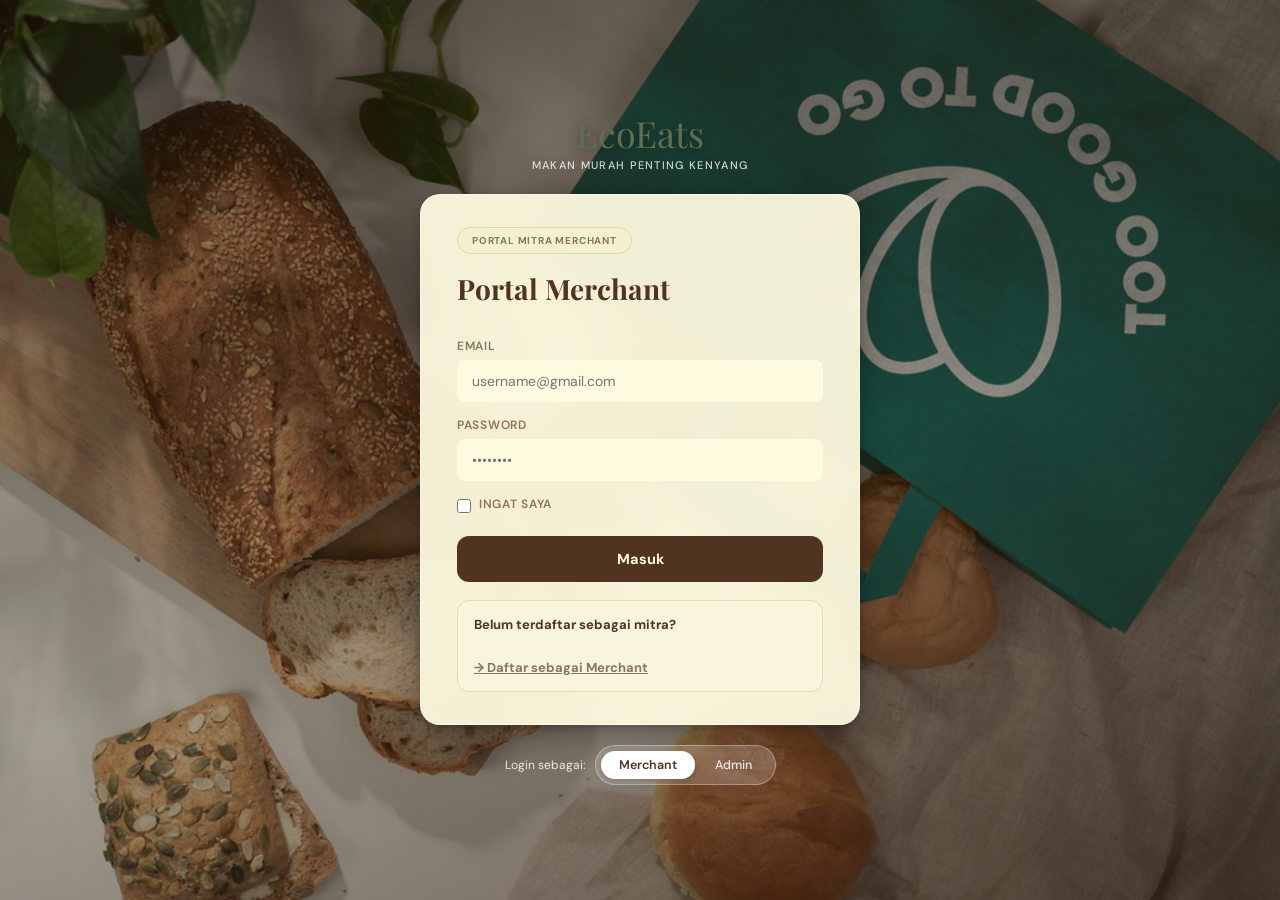
<file: src/dashboard.html>
<!DOCTYPE html>
<html lang="id">
<head>
  <meta charset="UTF-8">
  <meta name="viewport" content="width=device-width, initial-scale=1.0">
  <title>EcoEats — Dashboard</title>
  <link href="https://fonts.googleapis.com/css2?family=Playfair+Display:wght@700&family=DM+Sans:wght@300;400;500;600;700&family=DM+Mono:wght@400;500&display=swap" rel="stylesheet">
  <link rel="stylesheet" href="css/base.css">
  <link rel="stylesheet" href="css/layout.css">
  <link rel="stylesheet" href="css/components.css">
</head>
<body>

<div id="page-app">

  <!-- Sidebar -->
  <aside id="sidebar">
    <div class="sb-header">
      <div class="sb-logo-icon">
        <svg width="16" height="16" viewBox="0 0 24 24" fill="none" stroke="white" stroke-width="2"
             stroke-linecap="round" stroke-linejoin="round">
          <path d="M11 20A7 7 0 0 1 9.8 6.1C15.5 5 17 4.48 19 2c1 2 2 4.18 2 8 0 5.5-4.78 10-10 10z"/>
          <path d="M2 21c0-3 1.85-5.36 5.08-6C9.5 14.52 12 13 13 12"/>
        </svg>
      </div>
      <div class="sb-header-text">
        <div class="sb-name">EcoEats</div>
        <div id="sb-role-label">Mitra Merchant</div>
      </div>
    </div>

    <nav class="sb-nav" id="sb-nav"></nav>

    <div class="sb-footer">
      <button class="sb-item" onclick="logout()">
        <span class="sb-item-icon">
          <svg width="15" height="15" viewBox="0 0 24 24" fill="none" stroke="currentColor"
               stroke-width="2" stroke-linecap="round" stroke-linejoin="round">
            <path d="M9 21H5a2 2 0 0 1-2-2V5a2 2 0 0 1 2-2h4"/>
            <polyline points="16 17 21 12 16 7"/>
            <line x1="21" y1="12" x2="9" y2="12"/>
          </svg>
        </span>
        Keluar
      </button>
    </div>
  </aside>

  <!-- Main area -->
  <div id="main-area">
    <div class="topbar">
      <div class="topbar-titles">
        <div id="topbar-title">Dashboard</div>
        <div id="topbar-sub">Ringkasan aktivitas usaha Anda</div>
      </div>
      <button id="topbar-action" class="hide" onclick="topbarAction()"></button>
      <div class="topbar-avatar" id="topbar-avatar">M</div>
    </div>
    <div class="main-scroll" id="main-scroll"></div>
  </div>

</div>

<!-- Urutan App scripts -->
<script src="js/config.js"></script>
<script src="js/pages.merchant.js"></script>
<script src="js/pages.merchant.analytics.js"></script>
<script src="js/pages.admin.js"></script>
<script src="js/pages.admin.management.js"></script>
<script src="js/pages.orders.js"></script>
<script src="js/pages.user.js"></script>
<script src="js/app.js"></script>
<script>
  document.addEventListener('DOMContentLoaded', function () {
    const savedRole = localStorage.getItem('userRole');
    if (!savedRole) {
      window.location.href = 'login.html';
      return;
    }
    APP.role = savedRole;
    buildSidebar();
    navigate('dashboard');
  });
</script>

</body>
</html>
</file>
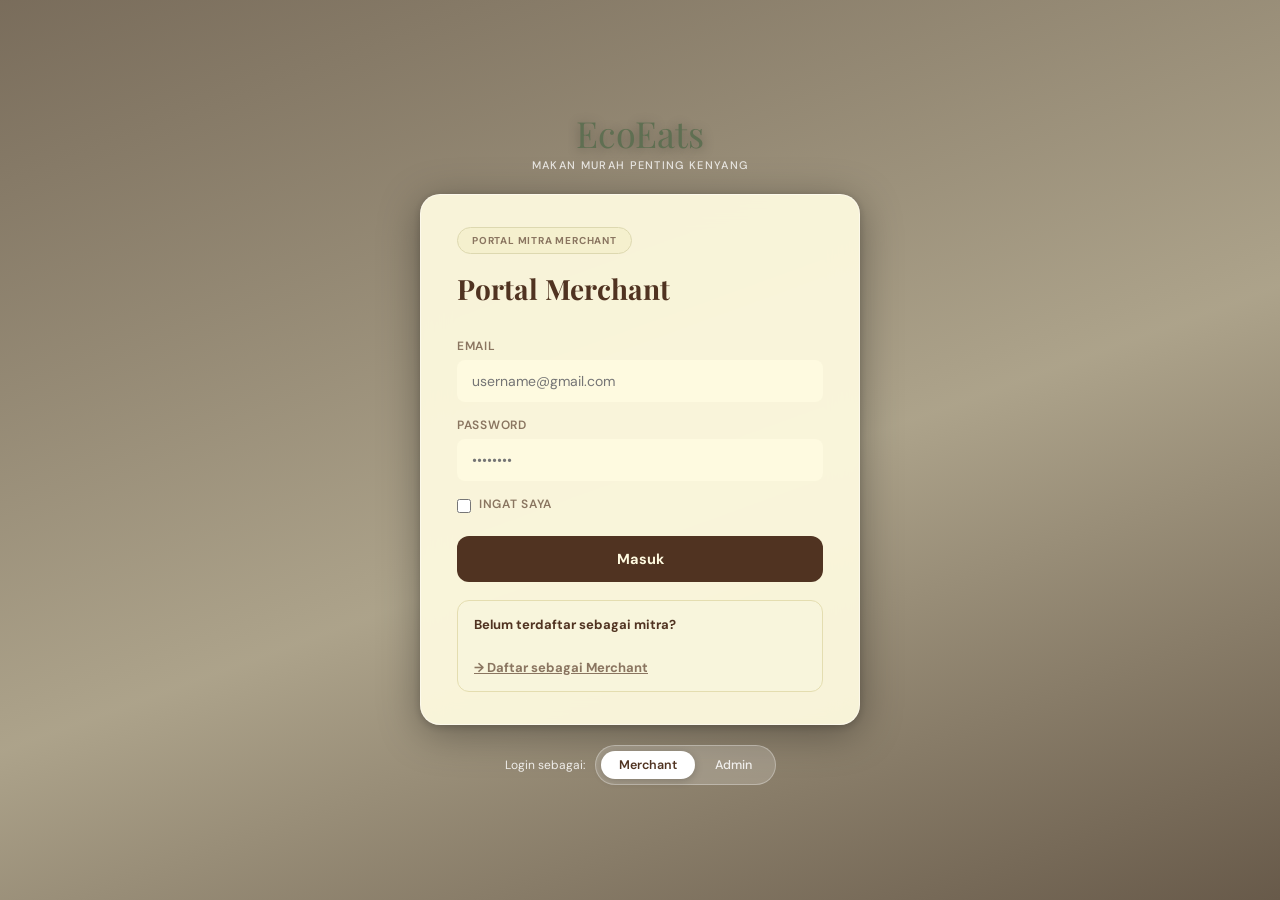
<file: src/index (1).html>
<!DOCTYPE html>
<html lang="id">
<head>
  <meta charset="UTF-8">
  <meta name="viewport" content="width=device-width, initial-scale=1.0">
  <title>EcoEats</title>
  <!-- Immediate redirect to login -->
  <meta http-equiv="refresh" content="0;url=login.html">
</head>
<body>
  <p>Redirecting... <a href="login.html">Klik di sini</a> jika tidak otomatis diarahkan.</p>
</body>
</html>
</file>
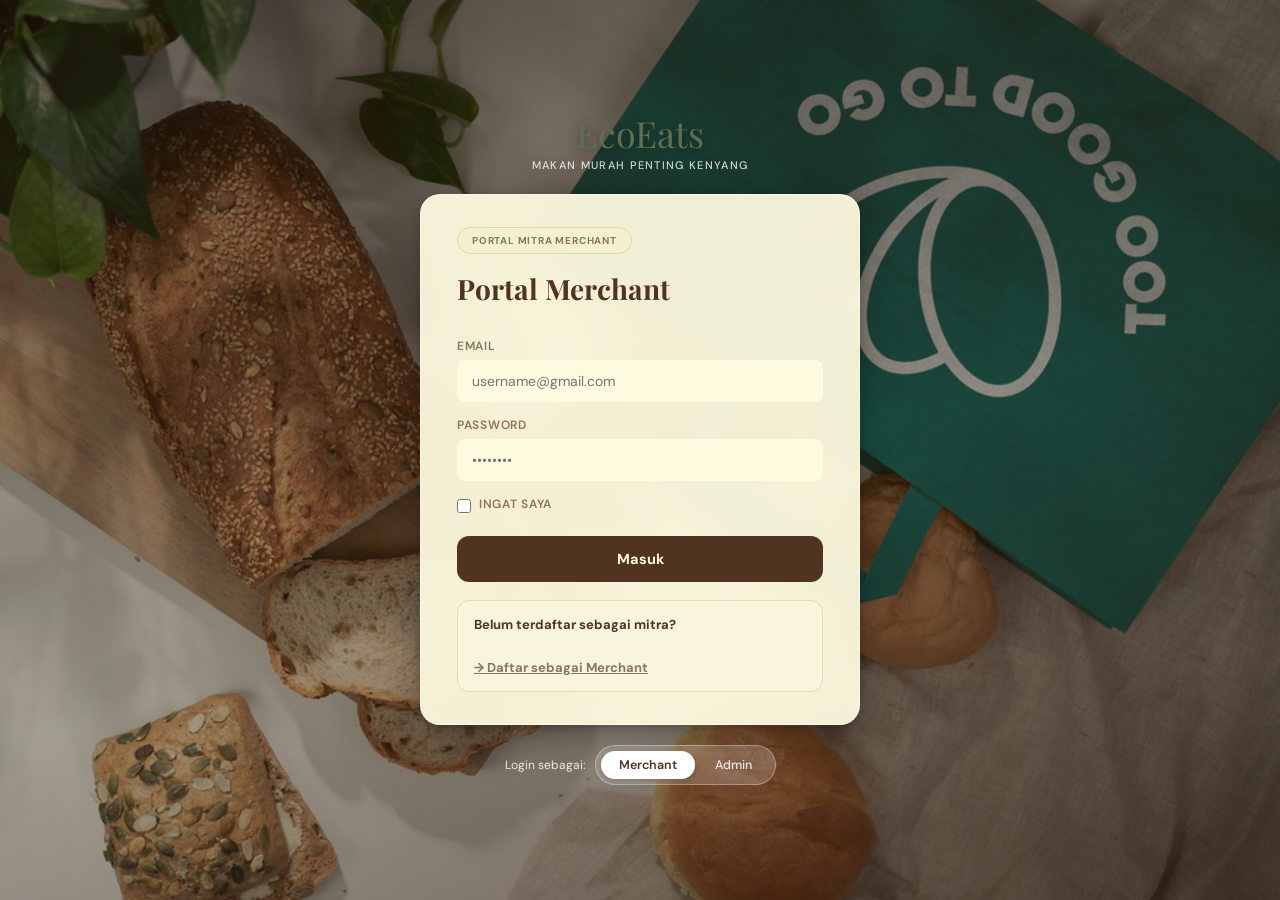
<file: src/login.html>
<!DOCTYPE html>
<html lang="id">
<head>
  <meta charset="UTF-8">
  <meta name="viewport" content="width=device-width, initial-scale=1.0">
  <title>EcoEats — Masuk ke Portal</title>
  <link href="https://fonts.googleapis.com/css2?family=Playfair+Display:wght@700&family=DM+Sans:wght@300;400;500;600;700&family=DM+Mono:wght@400;500&display=swap" rel="stylesheet">
  <link rel="stylesheet" href="css/base.css">
  <link rel="stylesheet" href="css/auth.css">
</head>
<body>

<div id="page-auth">

  <!-- Logo -->
  <div class="logo-area">
    <div class="logo-word" style="color:#5F6F52; font-size:36px; text-shadow:0 2px 12px rgba(0,0,0,.35);">EcoEats</div>
    <div class="logo-tag">Makan Murah Penting Kenyang</div>
  </div>

  <!-- Auth form card -->
  <div class="auth-card" id="auth-card">

    <!-- Merchant login form -->
    <div id="auth-merchant">
      <span class="role-pill">Portal Mitra Merchant</span>
      <h1>Portal Merchant</h1>
      <br>
      <form class="auth-form" onsubmit="handleMerchantLogin(event)">
        <label for="merchant-email">Email</label>
        <input type="email" id="merchant-email" placeholder="username@gmail.com" required>
        <label for="merchant-pass">Password</label>
        <input type="password" id="merchant-pass" placeholder="••••••••" required>
        <div class="check-wrap">
          <input type="checkbox" id="rem">
          <label for="rem">Ingat saya</label>
        </div>
        <button type="submit" class="auth-btn">Masuk</button>
      </form>
      <div class="info-box">
        <strong>Belum terdaftar sebagai mitra?</strong>
        <br>
        <a href="register-merchant.html" style="color:inherit; font-weight:700; text-decoration:underline;">
          → Daftar sebagai Merchant
        </a>
      </div>
    </div>

    <!-- Admin login form -->
    <div id="auth-admin" class="hide">
      <span class="role-pill">Portal Admin</span>
      <h1>Portal Admin</h1>
      <br>
      <form class="auth-form" onsubmit="handleAdminLogin(event)">
        <label for="admin-email">Email</label>
        <input type="email" id="admin-email" placeholder="admin@ecoeats.id" required>
        <label for="admin-pass">Password</label>
        <input type="password" id="admin-pass" placeholder="••••••••" required>
        <div class="check-wrap">
          <input type="checkbox" id="rem-admin">
          <label for="rem-admin">Ingat saya</label>
        </div>
        <button type="submit" class="auth-btn">Masuk</button>
      </form>
      <div class="info-box">
        <strong>Akses terbatas</strong>
        Hanya akun administrator resmi yang dapat mengakses page ini.
      </div>
    </div>
  </div>

  <!-- Role switcher -->
  <div class="role-switch">
    <span>Login sebagai:</span>
    <div class="pills-wrap">
      <button class="pill active" onclick="switchRole('merchant', this)">Merchant</button>
      <button class="pill"        onclick="switchRole('admin', this)">Admin</button>
    </div>
  </div>

</div>

<script>
  function switchRole(role, btn) {
    document.querySelectorAll('.pill').forEach(p => p.classList.remove('active'));
    btn.classList.add('active');
    document.getElementById('auth-merchant').classList.toggle('hide', role !== 'merchant');
    document.getElementById('auth-admin').classList.toggle('hide',    role !== 'admin');
    const card = document.getElementById('auth-card');
    card.style.transform = 'scale(.985)';
    setTimeout(() => { card.style.transform = 'scale(1)'; }, 150);
  }

  function handleMerchantLogin(event) {
    event.preventDefault();
    localStorage.setItem('userRole', 'merchant');
    window.location.href = 'dashboard.html';
  }

  function handleAdminLogin(event) {
    event.preventDefault();
    localStorage.setItem('userRole', 'admin');
    window.location.href = 'dashboard.html';
  }
</script>

</body>
</html>
</file>
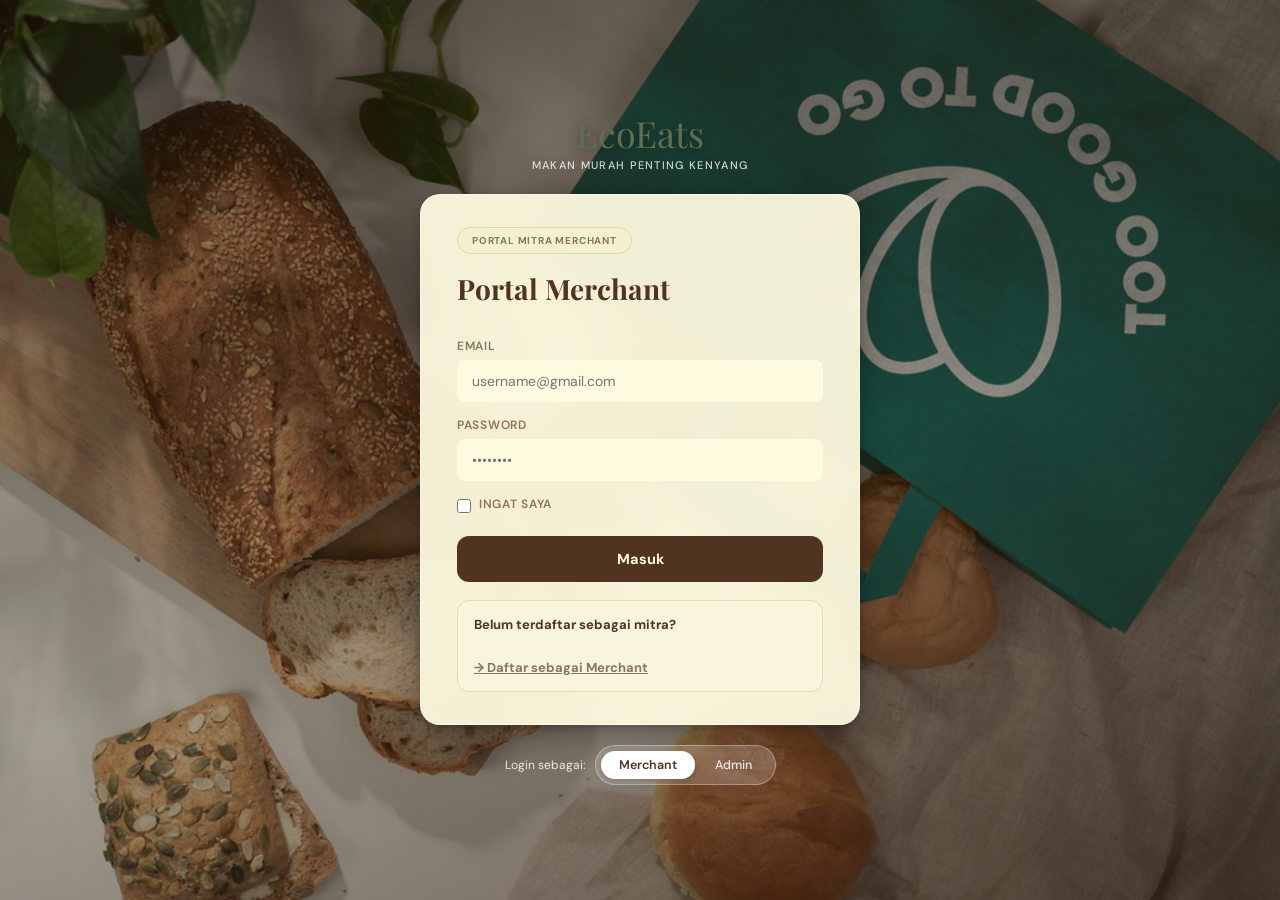
<file: src/profile.html>
<!DOCTYPE html>
<html lang="id">
<head>
  <meta charset="UTF-8">
  <meta name="viewport" content="width=device-width, initial-scale=1.0">
  <title>EcoEats — Dashboard</title>
  <link href="https://fonts.googleapis.com/css2?family=Playfair+Display:wght@700&family=DM+Sans:wght@300;400;500;600;700&family=DM+Mono:wght@400;500&display=swap" rel="stylesheet">
  <link rel="stylesheet" href="css/base.css">
  <link rel="stylesheet" href="css/layout.css">
  <link rel="stylesheet" href="css/components.css">
</head>
<body>

<div id="page-app">

  <!-- Sidebar -->
  <aside id="sidebar">
    <div class="sb-header">
      <div class="sb-logo-icon">
        <svg width="16" height="16" viewBox="0 0 24 24" fill="none" stroke="white" stroke-width="2"
             stroke-linecap="round" stroke-linejoin="round">
          <path d="M11 20A7 7 0 0 1 9.8 6.1C15.5 5 17 4.48 19 2c1 2 2 4.18 2 8 0 5.5-4.78 10-10 10z"/>
          <path d="M2 21c0-3 1.85-5.36 5.08-6C9.5 14.52 12 13 13 12"/>
        </svg>
      </div>
      <div class="sb-header-text">
        <div class="sb-name">EcoEats</div>
        <div id="sb-role-label">Mitra Merchant</div>
      </div>
    </div>

    <nav class="sb-nav" id="sb-nav"></nav>

    <div class="sb-footer">
      <button class="sb-item" onclick="logout()">
        <span class="sb-item-icon">
          <svg width="15" height="15" viewBox="0 0 24 24" fill="none" stroke="currentColor"
               stroke-width="2" stroke-linecap="round" stroke-linejoin="round">
            <path d="M9 21H5a2 2 0 0 1-2-2V5a2 2 0 0 1 2-2h4"/>
            <polyline points="16 17 21 12 16 7"/>
            <line x1="21" y1="12" x2="9" y2="12"/>
          </svg>
        </span>
        Keluar
      </button>
    </div>
  </aside>

  <!-- Main area -->
  <div id="main-area">
    <div class="topbar">
      <div class="topbar-titles">
        <div id="topbar-title">Dashboard</div>
        <div id="topbar-sub">Ringkasan aktivitas usaha Anda</div>
      </div>
      <button id="topbar-action" class="hide" onclick="topbarAction()"></button>
      <div class="topbar-avatar" id="topbar-avatar">M</div>
    </div>
    <div class="main-scroll" id="main-scroll"></div>
  </div>

</div>

<!-- App scripts (order matters) -->
<script src="js/config.js"></script>
<script src="js/pages.merchant.js"></script>
<script src="js/pages.admin.js"></script>
<script src="js/app.js"></script>
<script>
  document.addEventListener('DOMContentLoaded', function () {
    // Redirect to login if no session
    const savedRole = localStorage.getItem('userRole');
    if (!savedRole) {
      window.location.href = 'login.html';
      return;
    }
    APP.role = savedRole;
    buildSidebar();
    navigate('dashboard');
  });
</script>

</body>
</html>
</file>
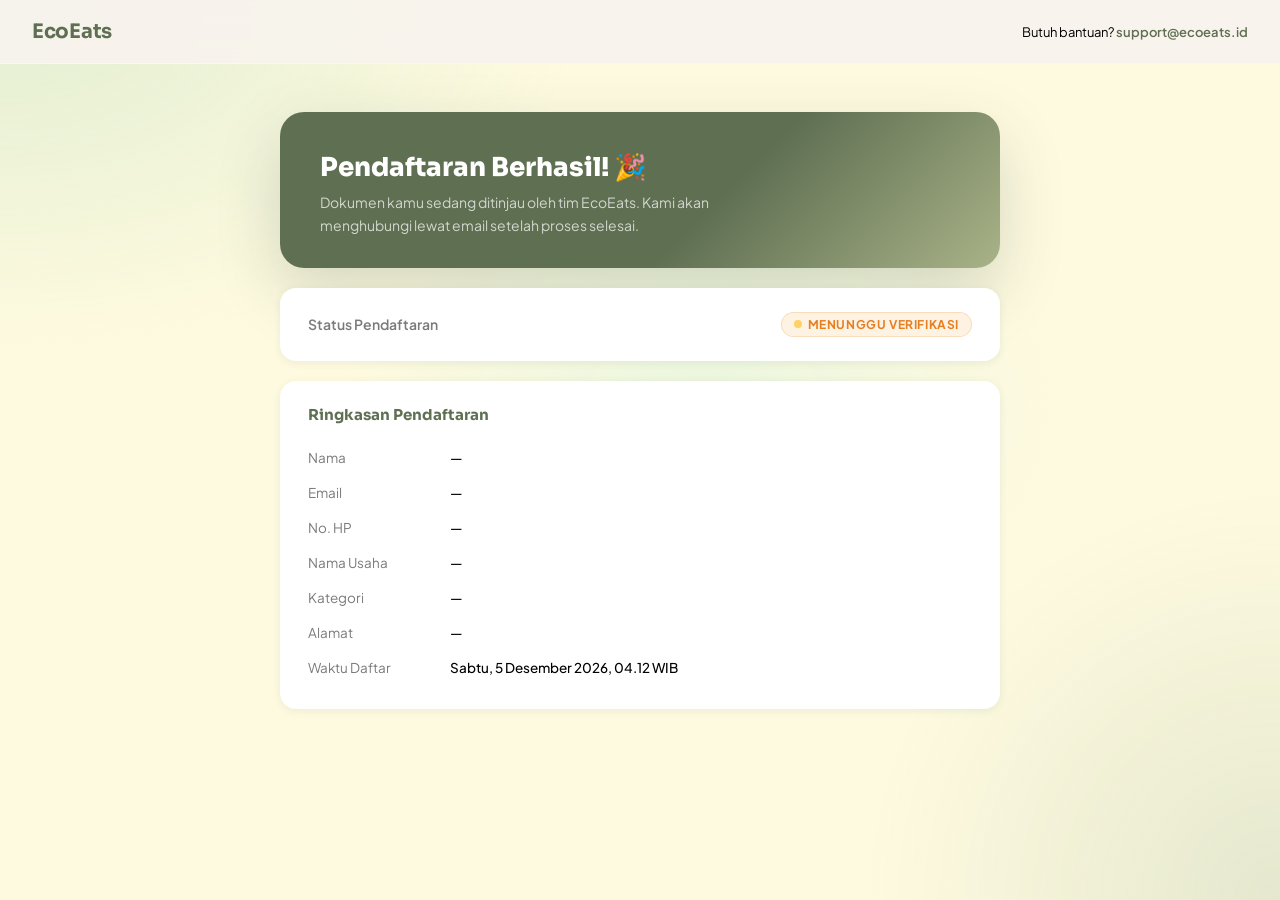
<file: src/waiting.html>
<!DOCTYPE html>
<html lang="id">
<head>
  <meta charset="UTF-8">
  <meta name="viewport" content="width=device-width, initial-scale=1.0">
  <title>Menunggu Verifikasi – EcoEats</title>
  <link href="https://fonts.googleapis.com/css2?family=Sora:wght@300;400;500;600;700;800&family=Plus+Jakarta+Sans:ital,wght@0,300;0,400;0,500;0,600;1,300&display=swap" rel="stylesheet">
  <link rel="stylesheet" href="css/waiting.css"> 
</head>
<body>

<!-- TOPBAR -->
<header class="topbar">
  <a href="index.html" class="logo">
    <span class="logo-text">EcoEats</span>
</a>
  <div class="topbar-right" id="topbar-info" style="font-size:13px; color:black">
    Butuh bantuan? <a href="mailto:support@ecoeats.id" style="color:#5F6F52;font-weight:600;text-decoration:none">support@ecoeats.id</a>
  </div>
</header>

<!-- MAIN -->
<main class="main">
  <div class="container">

    <!-- ══ HERO CARD ══ -->
    <div class="hero-card">
      <div class="hero-banner">
        <h1 id="hero-title">Pendaftaran Berhasil!</h1>
        <p id="hero-subtitle">Dokumen kamu sedang masuk dalam tahap pengecekan, mohon tunggu ya!</p>
      </div>
    </div>

    <!-- ══ STATUS CARD ══ -->
    <div class="info-card" id="status-card">
      <div style="display: flex; align-items: center; justify-content: space-between;">
        <span style="font-weight: 600; font-size: 14px; color: var(--text-soft);">Status Pendaftaran</span>
        <div id="status-badge" class="status-pill" 
             style="background: var(--warning-pale); color: var(--warning); border: 1px solid rgba(230,126,34,0.2); display: flex; align-items: center; padding: 4px 12px; border-radius: 20px;">
          <span id="status-dot" style="display:inline-block; width:8px; height:8px; border-radius:50%; margin-right:6px;"></span>
          <span id="status-badge-text">Pending</span>
        </div>
      </div>
    </div>

    <!-- ══ SUBMITTED DATA ══ -->
    <div class="info-card">
      <div class="info-card-title">Ringkasan Pendaftaran</div>
      <div id="submitted-data">
        <div class="data-row"><span class="data-key">Nama</span>       <span class="data-val" id="d-nama">—</span></div>
        <div class="data-row"><span class="data-key">Email</span>      <span class="data-val" id="d-email">—</span></div>
        <div class="data-row"><span class="data-key">No. HP</span>     <span class="data-val" id="d-hp">—</span></div>
        <div class="data-row"><span class="data-key">Nama Usaha</span>  <span class="data-val" id="d-toko">—</span></div>
        <div class="data-row"><span class="data-key">Kategori</span>   <span class="data-val" id="d-kategori">—</span></div>
        <div class="data-row"><span class="data-key">Alamat</span>     <span class="data-val" id="d-alamat">—</span></div>
        <div class="data-row"><span class="data-key">Waktu Daftar</span><span class="data-val" id="d-waktu">—</span></div>
      </div>
    </div>

  </div>
</main>

<script src="js/waiting.js"></script>
</body>
</html>
</file>
<file: src/css/base.css>
/* ============================================================
   base.css — Reset, CSS variables, typography, animations
   ============================================================ */

/* Reset */
*, *::before, *::after {
  box-sizing: border-box;
  margin: 0;
  padding: 0;
}

/* Design tokens — palette: sage-green #A9B388, dark-olive #5F6F52, cream #FEFAE0, tan #B99470, dark-brown #503321 */
:root {
  /* Base surfaces */
  --bg:      #FEFAE0;           /* cream — page background */
  --card:    #ffffff;
  --lbl:     #503321;           /* dark-brown — primary text */
  --sub:     #8A7560;           /* warm mid — secondary text */
  --inp:     #F5F0CE;           /* light cream — input backgrounds */
  --brd:     #DDD8B0;           /* muted cream-tan — borders */

  /* Brand actions */
  --btn:     #B99470;           /* tan — primary CTA */
  --bth:     #9A7A58;           /* tan darker — hover */
  --grn:     #5F6F52;           /* dark-olive — success/positive */
  --grnh:    #4A5840;           /* dark-olive hover */

  /* Semantic */
  --blu:     #6A7F8A;           /* muted slate — info / admin */
  --red:     #B84040;           /* error / danger */
  --org:     #B87820;           /* warning / pending */

  /* Surface tints */
  --inf:     #F8F5DC;           /* cream info box bg */
  --ibd:     #E4DDB0;           /* cream info box border */

  /* Shadow */
  --shadow:  0 2px 4px rgba(80,51,33,.04), 0 8px 24px rgba(80,51,33,.09);
}

/* Body */
body {
  font-family: 'DM Sans', sans-serif;
  background: var(--bg);
  color: var(--lbl);
  font-size: 14px;
  line-height: 1.5;
}

/* Typography helpers */
h1, h2, h3, h4, .playfair { font-family: 'Playfair Display', serif; }
.mono { font-family: 'DM Mono', monospace; }
.hide { display: none !important; }

/* Scrollbar */
::-webkit-scrollbar { width: 5px; height: 5px; }
::-webkit-scrollbar-thumb { background: var(--brd); border-radius: 3px; }
::-webkit-scrollbar-track { background: transparent; }

/* Animations */
@keyframes fadeUp {
  from { opacity: 0; transform: translateY(10px); }
  to   { opacity: 1; transform: translateY(0); }
}
@keyframes bounce {
  0%, 100% { transform: scale(1); }
  50%       { transform: scale(.985); }
}
.fade-in { animation: fadeUp .3s ease both; }
</file>
<file: src/css/layout.css>
/* ============================================================
   layout.css — App shell: sidebar, topbar, main area
   ============================================================ */

/* App container */
#page-app {
  display: flex;
  height: 100vh;
  overflow: hidden;
}

/* ── Sidebar ── */
#sidebar {
  width: 228px;
  flex-shrink: 0;
  background: #5F6F52;          /* dark-olive */
  border-right: none;
  display: flex;
  flex-direction: column;
}

.sb-header {
  padding: 20px 16px 16px;
  border-bottom: 1px solid rgba(255,255,255,.08);
  display: flex;
  align-items: center;
  gap: 10px;
}
/* Logo icon hidden — keep element in DOM so JS/HTML stays untouched */
.sb-logo-icon {
  display: none;
}
.sb-header-text .sb-name {
  font-family: 'Playfair Display', serif;
  font-size: 18px;
  color: #ffffff;
  line-height: 1.2;
  letter-spacing: .01em;
}
.sb-header-text #sb-role-label {
  font-size: 10px;
  color: rgba(255,255,255,.45);
  margin-top: 3px;
  letter-spacing: .06em;
  text-transform: uppercase;
}

/* Sidebar nav */
.sb-nav {
  flex: 1;
  overflow-y: auto;
  padding: 10px 8px;
}
.sb-section {
  font-size: 9.5px;
  font-weight: 700;
  letter-spacing: .12em;
  text-transform: uppercase;
  color: rgba(255,255,255,.30);
  padding: 14px 10px 5px;
}
.sb-item {
  display: flex;
  align-items: center;
  gap: 10px;
  padding: 9px 12px;
  border-radius: 8px;
  cursor: pointer;
  width: 100%;
  background: transparent;
  border: none;
  font-family: 'DM Sans', sans-serif;
  font-size: 13.5px;
  font-weight: 500;
  color: rgba(255,255,255,.55);
  transition: all .15s;
  text-align: left;
  position: relative;
}
.sb-item:hover {
  background: rgba(255,255,255,.07);
  color: rgba(255,255,255,.90);
}
.sb-item.active {
  background: rgba(255,255,255,.12);
  color: #ffffff;
  font-weight: 600;
}
/* Active indicator bar on left edge */
.sb-item.active::before {
  content: '';
  position: absolute;
  left: 0;
  top: 20%;
  height: 60%;
  width: 3px;
  background: #FEFAE0;          /* cream — high contrast on olive bg */
  border-radius: 0 2px 2px 0;
}
.sb-item-icon { font-size: 15px; width: 20px; text-align: center; flex-shrink: 0; }
.sb-badge {
  margin-left: auto;
  background: rgba(255,255,255,.15);
  color: #ffffff;
  font-size: 9px;
  font-weight: 700;
  padding: 2px 7px;
  border-radius: 10px;
}
.sb-badge.grn { background: #B99470; }  /* tan — accent badge on olive */
.sb-footer {
  padding: 12px 8px;
  border-top: 1px solid rgba(255,255,255,.08);
}

/* ── Topbar ── */
#main-area {
  flex: 1;
  display: flex;
  flex-direction: column;
  overflow: hidden;
}
.topbar {
  background: white;
  border-bottom: 1px solid var(--brd);
  padding: 14px 24px;
  display: flex;
  align-items: center;
  gap: 12px;
}
.topbar-titles { flex: 1; }
#topbar-title {
  font-family: 'Playfair Display', serif;
  font-size: 20px;
  color: var(--lbl);
  line-height: 1.1;
}
#topbar-sub { font-size: 12px; color: var(--sub); margin-top: 2px; }
#topbar-action {
  padding: 9px 16px;
  border-radius: 8px;
  border: none;
  background: var(--grn);
  color: white;
  font-family: 'DM Sans', sans-serif;
  font-size: 13px;
  font-weight: 600;
  cursor: pointer;
  transition: all .2s;
}
#topbar-action:hover { opacity: .88; }
.topbar-avatar {
  width: 34px;
  height: 34px;
  border-radius: 50%;
  background: var(--inp);
  border: 1.5px solid var(--brd);
  display: flex;
  align-items: center;
  justify-content: center;
  font-size: 16px;
  flex-shrink: 0;
}

/* ── Scrollable content area ── */
.main-scroll { flex: 1; overflow-y: auto; padding: 24px; }
</file>
<file: src/css/components.css>
/* ============================================================
   components.css — Reusable UI components
   ============================================================ */

/* ── Buttons ── */
.btn {
  padding: 9px 18px;
  border-radius: 8px;
  border: none;
  cursor: pointer;
  font-family: 'DM Sans', sans-serif;
  font-size: 13px;
  font-weight: 600;
  transition: all .2s;
  display: inline-flex;
  align-items: center;
  gap: 6px;
}
.btn:hover  { opacity: .85; }
.btn:active { transform: scale(.97); }
.btn-grn { background: var(--grn); color: white; }
.btn-brn { background: var(--btn); color: white; box-shadow: 0 2px 8px rgba(185,148,112,.28); }
.btn-blu { background: var(--blu); color: white; }
.btn-out { background: transparent; border: 1.5px solid var(--brd); color: var(--lbl); }
.btn-red { background: #FDE8E8; color: var(--red); border: 1px solid #F5C6C2; }
.btn-sm  { padding: 5px 12px; font-size: 12px; border-radius: 6px; }

/* ── Cards ── */
.card2 { background: white; border: 1px solid var(--brd); border-radius: 12px; overflow: hidden; }
.card-head {
  padding: 14px 18px;
  border-bottom: 1px solid var(--brd);
  display: flex;
  align-items: center;
  justify-content: space-between;
  font-size: 14px;
  font-weight: 600;
  color: var(--lbl);
}
.card-body { padding: 18px; }

/* ── Stat cards ── */
.stat-card {
  background: white;
  border: 1px solid var(--brd);
  border-radius: 12px;
  padding: 16px 18px;
  border-top: 3px solid var(--brd);
}
.st-label  { font-size: 11.5px; color: var(--sub); font-weight: 500; margin-bottom: 8px; }
.st-val    { font-size: 26px; font-weight: 700; color: var(--lbl); line-height: 1; }
.st-delta  { font-size: 11px; font-weight: 500; margin-top: 5px; }
.d-grn { color: var(--grn); }
.d-red { color: var(--red); }
.d-org { color: var(--org); }

/* ── Badges ── */
.badge { display: inline-flex; padding: 3px 8px; border-radius: 4px; font-size: 11px; font-weight: 600; }
.badge-grn  { background: #E4ECD8; color: #3A4D2A; }
.badge-org  { background: #F8EDD8; color: #7A4E00; }
.badge-red  { background: #F8E0E0; color: #742020; }
.badge-blu  { background: #E8EDE8; color: #3A4D38; }  /* sage-toned info */
.badge-gray { background: var(--inp); color: var(--sub); }

/* ── Tables ── */
.tbl { width: 100%; border-collapse: collapse; font-size: 13px; }
.tbl th {
  text-align: left;
  padding: 9px 12px;
  font-size: 10.5px;
  font-weight: 700;
  letter-spacing: .06em;
  text-transform: uppercase;
  color: var(--sub);
  border-bottom: 1px solid var(--brd);
  background: #F8F4D8;          /* light cream tint */
}
.tbl td { padding: 11px 12px; border-bottom: 1px solid #E8E2C0; color: var(--lbl); }
.tbl tr:last-child td { border-bottom: none; }
.tbl tr:hover td { background: #F8F4D8; }

/* ── Form elements ── */
.form-group    { margin-bottom: 14px; }
.form-label {
  display: block;
  font-size: 12px;
  font-weight: 600;
  color: var(--sub);
  text-transform: uppercase;
  letter-spacing: .06em;
  margin-bottom: 5px;
}
.form-input,
.form-select,
.form-textarea {
  width: 100%;
  padding: 10px 13px;
  background: var(--inp);
  border: 1.5px solid transparent;
  border-radius: 8px;
  font-family: 'DM Sans', sans-serif;
  font-size: 13.5px;
  color: var(--lbl);
  outline: none;
  transition: all .2s;
}
.form-input:focus,
.form-select:focus,
.form-textarea:focus {
  border-color: var(--btn);
  box-shadow: 0 0 0 3px rgba(185,148,112,.16);
}
/* Custom dropdown arrow */
.form-select {
  appearance: none;
  background-image: url("data:image/svg+xml,%3Csvg xmlns='http://www.w3.org/2000/svg' width='12' height='8' viewBox='0 0 12 8'%3E%3Cpath d='M1 1l5 5 5-5' stroke='%238C7B6A' stroke-width='1.5' fill='none' stroke-linecap='round'/%3E%3C/svg%3E");
  background-repeat: no-repeat;
  background-position: right 12px center;
  padding-right: 32px;
}
.form-textarea { resize: vertical; min-height: 80px; }
.form-row      { display: grid; grid-template-columns: 1fr 1fr; gap: 12px; }

/* File upload drop area */
.upload-box {
  border: 2px dashed var(--brd);
  border-radius: 8px;
  padding: 22px;
  text-align: center;
  cursor: pointer;
  color: var(--sub);
  font-size: 13px;
  transition: all .2s;
}
.upload-box:hover { border-color: var(--grn); color: var(--grn); background: #EEF0E8; }

/* ── Alert banners ── */
.alert {
  padding: 11px 15px;
  border-radius: 8px;
  font-size: 13px;
  margin-bottom: 16px;
  display: flex;
  align-items: center;
  gap: 8px;
}
.alert-org { background: #F8EDD8; border: 1px solid #E8C880; color: #6A3800; }
.alert-grn { background: #E4ECD8; border: 1px solid #A9B388; color: #2E4020; }
.alert-red { background: #F8E0E0; border: 1px solid #E8A8A8; color: #6A1818; }
.alert-blu { background: #EBF0E8; border: 1px solid #A9B388; color: #303D28; }

/* ── Inner tabs (within a page) ── */
.inner-tabs {
  display: flex;
  border-bottom: 1px solid var(--brd);
  margin-bottom: 16px;
  gap: 0;
}
.inner-tab {
  padding: 10px 18px;
  font-size: 13px;
  font-weight: 500;
  cursor: pointer;
  color: var(--sub);
  border-bottom: 2px solid transparent;
  margin-bottom: -1px;
  transition: all .15s;
  background: none;
  border-top: none;
  border-left: none;
  border-right: none;
  font-family: 'DM Sans', sans-serif;
}
.inner-tab:hover { color: var(--lbl); }
.inner-tab.active { color: var(--btn); border-bottom-color: var(--btn); font-weight: 600; }

/* ── Bar chart ── */
.chart-wrap {
  display: flex;
  align-items: flex-end;
  gap: 6px;
  height: 80px;
  border-bottom: 1.5px solid var(--brd);
  padding-bottom: 0;
}
.chart-bar {
  flex: 1;
  border-radius: 3px 3px 0 0;
  transition: opacity .2s;
  cursor: pointer;
}
.chart-bar:hover { opacity: .8; }
.chart-bar.hi { background: var(--grn); border-top: 2px solid #4A5840; }
.chart-bar.lo { background: #A9B388; border-top: 2px solid #8A9870; }  /* sage-green lo bar */
.chart-labels { display: flex; gap: 6px; margin-top: 4px; }
.chart-labels span { flex: 1; text-align: center; font-size: 10px; color: var(--sub); }

/* ── Progress bars ── */
.prog-wrap  { height: 5px; background: var(--inp); border-radius: 3px; overflow: hidden; margin: 4px 0 10px; }
.prog-fill  { height: 100%; border-radius: 3px; background: var(--grn); }

/* ── Balance card (saldo) ── */
.saldo-card {
  background: linear-gradient(135deg, #5F6F52, #4A5840); /* dark-olive */
  border-radius: 14px;
  padding: 20px 22px;
  color: white;
  margin-bottom: 20px;
}
.saldo-lbl  { font-size: 11px; text-transform: uppercase; letter-spacing: .1em; opacity: .7; margin-bottom: 6px; }
.saldo-val  { font-family: 'Playfair Display', serif; font-size: 32px; font-weight: 700; line-height: 1; }
.saldo-note { font-size: 11px; opacity: .6; margin-top: 6px; }

/* ── Timeline (verification status) ── */
.tl-item  { display: flex; gap: 10px; margin-bottom: 12px; align-items: flex-start; }
.tl-dot   { width: 10px; height: 10px; border-radius: 50%; flex-shrink: 0; margin-top: 3px; }
.tl-dot.g { background: var(--grn); }
.tl-dot.o { background: var(--org); }
.tl-dot.x { background: var(--brd); border: 1.5px solid #C0B8A8; }
.tl-title { font-size: 12px; font-weight: 600; color: var(--lbl); }
.tl-sub   { font-size: 11px; color: var(--sub); }

/* ── Listing cards (grid view) ── */
.listing-card { background: white; border: 1px solid var(--brd); border-radius: 10px; overflow: hidden; }
.listing-img   { height: 110px; display: flex; align-items: center; justify-content: center; font-size: 42px; }
.listing-body  { padding: 12px 14px; }
.listing-footer{ padding: 9px 14px; border-top: 1px solid var(--brd); display: flex; gap: 7px; }

/* ── Search bar ── */
.search-wrap { position: relative; flex: 1; }
.search-wrap input {
  width: 100%;
  padding: 9px 12px 9px 34px;
  background: var(--inp);
  border: 1.5px solid transparent;
  border-radius: 8px;
  font-family: 'DM Sans', sans-serif;
  font-size: 13px;
  color: var(--lbl);
  outline: none;
  transition: all .2s;
}
.search-wrap input:focus { border-color: var(--btn); box-shadow: 0 0 0 3px rgba(185,148,112,.16); }
.search-wrap::before {
  content: '';
  background: url("data:image/svg+xml,%3Csvg xmlns='http://www.w3.org/2000/svg' width='14' height='14' viewBox='0 0 24 24' fill='none' stroke='%238C7B6A' stroke-width='2' stroke-linecap='round' stroke-linejoin='round'%3E%3Ccircle cx='11' cy='11' r='8'/%3E%3Cpath d='m21 21-4.35-4.35'/%3E%3C/svg%3E") no-repeat center;
  position: absolute;
  left: 10px;
  top: 50%;
  transform: translateY(-50%);
  width: 14px;
  height: 14px;
  pointer-events: none;
}

/* ── Profile info rows ── */
.info-row  { display: flex; align-items: center; gap: 8px; padding: 10px 0; border-bottom: 1px solid #E8E2C0; font-size: 13px; }
.info-row:last-child { border-bottom: none; }
.info-icon  { font-size: 15px; width: 22px; text-align: center; flex-shrink: 0; }
.info-label { color: var(--sub); width: 110px; flex-shrink: 0; font-size: 12px; font-weight: 500; }
.info-val   { color: var(--lbl); font-weight: 500; }

/* ── Merchant avatar circle ── */
.merchant-avatar {
  width: 70px;
  height: 70px;
  border-radius: 12px;
  background: linear-gradient(135deg, #5F6F52, #4A5840); /* dark-olive */
  display: flex;
  align-items: center;
  justify-content: center;
  font-size: 32px;
  margin: 0 auto 12px;
}

/* ── Map placeholder ── */
.map-placeholder {
  background: linear-gradient(135deg, #E4ECD8, #D4E0C4); /* sage-green tint */
  border-radius: 8px;
  height: 160px;
  display: flex;
  flex-direction: column;
  align-items: center;
  justify-content: center;
  color: var(--grn);
  font-size: 13px;
  gap: 8px;
}

/* ── Impact number (large metric) ── */
.impact-num { font-family: 'Playfair Display', serif; font-size: 28px; color: var(--grn); font-weight: 700; }

/* ── Withdrawal request card ── */
.wd-card { background: white; border: 1px solid var(--brd); border-radius: 12px; overflow: hidden; margin-bottom: 14px; transition: opacity .3s; }
.wd-card.done { opacity: .45; pointer-events: none; }
.wd-head { padding: 12px 16px; background: #FAFAF5; border-bottom: 1px solid var(--brd); display: flex; align-items: center; justify-content: space-between; }
.wd-body { padding: 16px; display: flex; flex-direction: column; gap: 12px; }
.wd-info { display: grid; grid-template-columns: repeat(3,1fr); gap: 10px; font-size: 12px; }
.wd-info-item .wd-key { color: var(--sub); margin-bottom: 2px; font-size: 11px; }
.wd-info-item .wd-val { font-weight: 600; color: var(--lbl); }

/* ── Verification cards (admin review queue) ── */
.verif-card { background: white; border: 1px solid var(--brd); border-radius: 12px; padding: 18px; margin-bottom: 12px; transition: opacity .3s; }
.verif-card.done { opacity: .5; pointer-events: none; }

/* ── Violation report cards ── */
.viol-card { margin-bottom: 12px; transition: opacity .3s; }
.viol-card.done { opacity: .4; pointer-events: none; }

/* ── Grid & flex utilities ── */
.grid-4 { display: grid; grid-template-columns: repeat(4,1fr); gap: 14px; }
.grid-3 { display: grid; grid-template-columns: repeat(3,1fr); gap: 14px; }
.grid-2 { display: grid; grid-template-columns: 1fr 1fr; gap: 16px; }
.flex-row     { display: flex; align-items: center; gap: 10px; }
.flex-between { display: flex; align-items: center; justify-content: space-between; }

/* ── Spacing utilities ── */
.mb-8  { margin-bottom: 8px; }
.mb-12 { margin-bottom: 12px; }
.mb-16 { margin-bottom: 16px; }
.mb-20 { margin-bottom: 20px; }
.mt-16 { margin-top: 16px; }

/* ── Text utilities ── */
.text-sm   { font-size: 12px; }
.text-xs   { font-size: 11px; }
.color-sub { color: var(--sub); }
.color-grn { color: var(--grn); }
.color-red { color: var(--red); }
</file>
<file: src/css/auth.css>
/* ============================================================
   auth.css — Login / auth page styles
   ============================================================ */

/* Page container */
#page-auth {
  min-height: 100vh;
  display: flex;
  flex-direction: column;
  align-items: center;
  justify-content: center;
  padding: 32px 16px;
  background: url('./Bg%20login.jpg') center center / cover no-repeat;
  background-size: cover;
  background-attachment: fixed;
  position: relative;
  overflow: hidden;
  gap: 20px;
}

/* Dark warm overlay */
#page-auth::before {
  content: '';
  position: absolute;
  inset: 0;
  pointer-events: none;
  background: linear-gradient(
    160deg,
    rgba(40,22,10,.62)   0%,
    rgba(60,42,20,.42)   55%,
    rgba(40,22,10,.70)   100%
  );
}

/* Logo block */
.logo-area {
  display: flex;
  flex-direction: column;
  align-items: center;
  gap: 6px;
  z-index: 1;
}
.logo-icon {
  width: 44px;
  height: 44px;
  border-radius: 10px;
  background: linear-gradient(135deg, #5F6F52, #4A5840);
  display: flex;
  align-items: center;
  justify-content: center;
  font-size: 22px;
  box-shadow: 0 4px 12px rgba(95,111,82,.35);
}
.logo-word {
  font-family: 'Playfair Display', serif;
  font-size: 26px;
  color: #ffffff;
  line-height: 1;
  text-shadow: 0 1px 8px rgba(0,0,0,.45);
}
.logo-tag {
  font-size: 11px;
  letter-spacing: .12em;
  text-transform: uppercase;
  color: rgba(255,255,255,.80);
  font-weight: 500;
}

/* Auth card — frosted glass over photo */
.auth-card {
  width: 100%;
  max-width: 440px;
  background: rgba(254,250,224,.94);
  backdrop-filter: blur(14px);
  -webkit-backdrop-filter: blur(14px);
  border-radius: 20px;
  padding: 32px 36px;
  box-shadow: 0 8px 40px rgba(0,0,0,.35), 0 2px 8px rgba(0,0,0,.18);
  z-index: 1;
  transition: transform .15s ease;
  border: 1px solid rgba(255,255,255,.45);
}
.auth-card.bounce { animation: bounce .15s ease; }

/* Role pill label */
.role-pill {
  display: inline-block;
  padding: 5px 14px;
  border-radius: 20px;
  border: 1.5px solid var(--brd);
  background: var(--inp);
  font-size: 10px;
  font-weight: 700;
  letter-spacing: .08em;
  text-transform: uppercase;
  color: var(--sub);
  margin-bottom: 14px;
}
.role-pill.admin {
  border-color: #C8BBA0;
  background: #F5EEE0;
  color: #7A6040;
}

/* Card headings */
.auth-card h1 { font-size: 28px; color: var(--lbl); margin-bottom: 6px; }
.auth-card > div > p { font-size: 14px; color: var(--sub); margin-bottom: 22px; }

/* Form fields */
.auth-form label {
  display: block;
  font-size: 12px;
  font-weight: 600;
  color: var(--sub);
  text-transform: uppercase;
  letter-spacing: .06em;
  margin-bottom: 5px;
}
.auth-form input[type=email],
.auth-form input[type=password] {
  width: 100%;
  padding: 11px 14px;
  background: #FEFAE0;
  border: 1.5px solid transparent;
  border-radius: 8px;
  font-family: 'DM Sans', sans-serif;
  font-size: 14px;
  color: var(--lbl);
  outline: none;
  transition: all .2s;
  margin-bottom: 14px;
}

/* Override browser autofill blue/yellow background */
.auth-form input:-webkit-autofill,
.auth-form input:-webkit-autofill:hover,
.auth-form input:-webkit-autofill:focus,
.auth-form input:-webkit-autofill:active {
  -webkit-box-shadow: 0 0 0 999px #FEFAE0 inset !important;
  box-shadow: 0 0 0 999px #FEFAE0 inset !important;
  -webkit-text-fill-color: #503321 !important;
  caret-color: #503321;
}
.auth-form input:focus {
  border-color: var(--btn);
  box-shadow: 0 0 0 3px rgba(185,148,112,.18);
}
.auth-form .check-wrap {
  display: flex;
  align-items: center;
  gap: 8px;
  margin-bottom: 18px;
  font-size: 13px;
  color: var(--sub);
}
.auth-form .check-wrap input {
  width: 14px;
  height: 14px;
  accent-color: var(--btn);
}

/* Login button — Merchant: dark brown */
.auth-btn {
  width: 100%;
  padding: 14px;
  border: none;
  border-radius: 12px;
  font-family: 'DM Sans', sans-serif;
  font-size: 14.5px;
  font-weight: 700;
  color: #FEFAE0;
  cursor: pointer;
  background: #503321;          /* dark brown */
  transition: all .2s;
}
.auth-btn:hover  { background: #3B1F0E; }
.auth-btn:active { transform: scale(.984); }

/* Admin button — dark olive (unchanged feel) */
.auth-btn.blu    { background: #4A5840; color: #ffffff; }
.auth-btn.blu:hover { background: #3a4632; }

/* Info box below form */
.info-box {
  background: var(--inf);
  border: 1px solid var(--ibd);
  border-radius: 12px;
  padding: 14px 16px;
  margin-top: 18px;
  font-size: 13px;
  color: var(--sub);
}
.info-box.admin-info { background: #F5EEE0; border-color: #C8BBA0; }
.info-box strong { display: block; color: var(--lbl); margin-bottom: 4px; font-size: 13px; }

/* Role switcher */
.role-switch {
  z-index: 1;
  display: flex;
  align-items: center;
  gap: 10px;
  font-size: 12px;
  color: rgba(255,255,255,.85);
}
.pills-wrap {
  display: inline-flex;
  background: rgba(255,255,255,.18);
  padding: 5px;
  border-radius: 99px;
  border: 1px solid rgba(255,255,255,.30);
  gap: 2px;
}
.pill {
  padding: 6px 18px;
  border-radius: 99px;
  border: none;
  font-family: 'DM Sans', sans-serif;
  font-size: 12.5px;
  font-weight: 500;
  cursor: pointer;
  background: transparent;
  color: rgba(255,255,255,.85);
  transition: all .2s;
}
.pill:hover { background: rgba(255,255,255,.15); color: #ffffff; }
.pill.active {
  background: #ffffff;
  color: var(--lbl);
  font-weight: 600;
  box-shadow: 0 2px 8px rgba(0,0,0,.20);
}
</file>
<file: src/css/waiting.css>
:root {
  --text-mid:     #4a4a4a;
  --text-soft:    #7a7a7a;
  --warning:      #e67e22;
  --warning-pale: #fef3e2;
  --success:      #27ae60;
  --shadow-sm:    0 2px 8px rgba(26,60,46,.08);
  --shadow-md:    0 8px 32px rgba(26,60,46,.12);
  --shadow-lg:    0 24px 64px rgba(26,60,46,.18);
  --radius:       16px;
  --radius-sm:    10px;
}

*, *::before, *::after { box-sizing: border-box; margin: 0; padding: 0; }

body {
  font-family: 'Plus Jakarta Sans', sans-serif;
  background: #FEFAE0;
  color: var(--text-dark);
  min-height: 100vh;
  display: flex;
  flex-direction: column;
}

/* ── ANIMATED BACKGROUND ── */
body::before {
  content: '';
  position: fixed;
  inset: 0;
  background:
    radial-gradient(ellipse 70% 60% at 0% 0%, rgba(82,183,136,.16) 0%, transparent 65%),
    radial-gradient(ellipse 50% 70% at 100% 100%, rgba(45,106,79,.12) 0%, transparent 65%),
    radial-gradient(ellipse 40% 40% at 55% 45%, rgba(216,243,220,.5) 0%, transparent 70%);
  pointer-events: none;
  z-index: 0;
}

/* ── FLOATING LEAVES ── */
.leaf {
  position: fixed;
  font-size: 24px;
  opacity: 0.07;
  pointer-events: none;
  z-index: 0;
  animation: floatLeaf linear infinite;
}

@keyframes floatLeaf {
  0%   { transform: translateY(110vh) rotate(0deg);   opacity: 0; }
  10%  { opacity: .07; }
  90%  { opacity: .07; }
  100% { transform: translateY(-10vh) rotate(360deg); opacity: 0; }
}

/* ── TOPBAR ── */
.topbar {
  position: sticky;
  top: 0;
  z-index: 100;
  background: rgba(248,244,238,.92);
  backdrop-filter: blur(12px);
  border-bottom: 1px solid #FEFAE0;
  padding: 0 32px;
  height: 64px;
  display: flex;
  align-items: center;
  justify-content: space-between;
}

.logo {
  display: flex;
  align-items: center;
  gap: 10px;
  text-decoration: none;
}

.logo-text {
  font-family: 'Sora', sans-serif;
  font-weight: 700;
  font-size: 20px;
  color: #5F6F52;
  letter-spacing: -0.3px;
}

.topbar-right {
  font-size: 13.5px;
  color: var(--text-soft);
}

/* ── MAIN ── */
.main {
  flex: 1;
  display: flex;
  align-items: flex-start;
  justify-content: center;
  padding: 48px 24px 80px;
  position: relative;
  z-index: 1;
}

.container {
  width: 100%;
  max-width: 720px;
  display: flex;
  flex-direction: column;
  gap: 20px;
}

/* ── HERO CARD ── */
.hero-card {
  background: var(--white);
  border-radius: 24px;
  box-shadow: var(--shadow-lg);
  overflow: hidden;
}

.hero-banner {
  background: linear-gradient(135deg, #5F6F52 0%, #5F6F52 60%, #A9B388 100%);
  padding: 40px 40px 32px;
  position: relative;
  overflow: hidden;
}


.hero-banner h1 {
  font-family: 'Sora', sans-serif;
  font-size: 26px;
  font-weight: 800;
  color: #ffffff;
  margin-bottom: 8px;
  line-height: 1.2;
}

.hero-banner p {
  font-size: 14px;
  color: rgba(255,255,255,.72);
  line-height: 1.6;
  max-width: 400px;
}

.hero-body {
  padding: 28px 40px 32px;
}

/* ── INFO CARD ── */
.info-card {
  background: #ffffff;
  border-radius: var(--radius);
  box-shadow: var(--shadow-sm);
  padding: 24px 28px;
}

.info-card-title {
  font-family: 'Sora', sans-serif;
  font-size: 15px;
  font-weight: 700;
  color: #5F6F52;
  margin-bottom: 16px;
  display: flex;
  align-items: center;
  gap: 8px;
}

/* ── SUBMITTED DATA SUMMARY ── */
.data-row {
  display: flex;
  gap: 12px;
  padding: 9px 0;
  border-bottom: 1px solid var #FEFAE0;
  font-size: 13.5px;
  align-items: baseline;
}

.data-row:last-child { border-bottom: none; }

.data-key {
  color: var(--text-soft);
  min-width: 130px;
  flex-shrink: 0;
}

.data-val {
  color: var(--text-dark);
  font-weight: 500;
  word-break: break-all;
}

.status-pill {
  padding: 6px 16px;
  border-radius: 99px;
  font-weight: 700;
  font-size: 12px;
  text-transform: uppercase;
  letter-spacing: 0.05em;
}

/* ── RESPONSIVE ── */
@media (max-width: 600px) {
  .topbar      { padding: 0 20px; }
  .hero-banner { padding: 28px 24px 22px; }
  .hero-banner::after { display: none; }
  .hero-body   { padding: 22px 24px 28px; }
  .info-card   { padding: 20px; }
  .hero-banner h1 { font-size: 22px; }
  .data-key    { min-width: 100px; }
}
</file>
